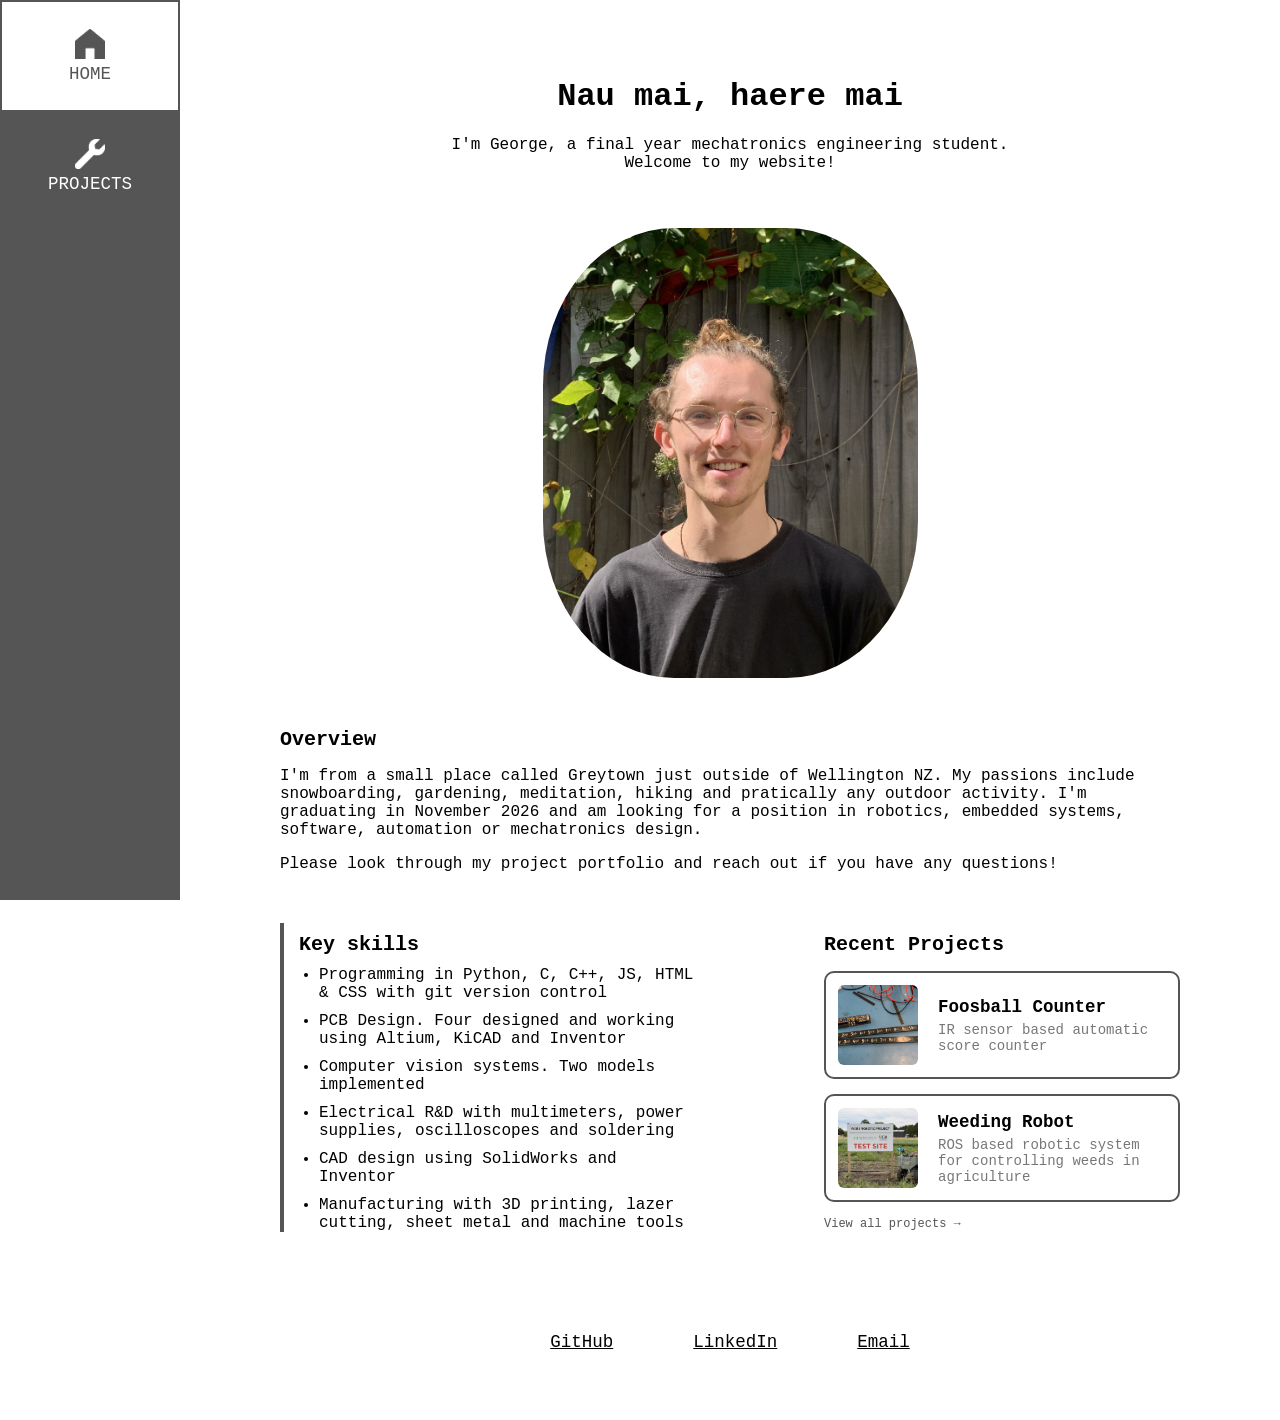
<file: index.html>
<!--
Author:     George Adams
Date:       27.02.2026
Message:    Why hello there! 
-->

<html>

<head>
    <title>George Adams</title>
    <link rel="stylesheet" href="styles.css">
    
</head>

<body>
    <nav class="sidebar">
        <a id="home_button" class="sidebar_button light">
            <img id="home_img" class="icons" src="Photos/Home dark.png" alt="Home icon">
            HOME</a>
        <a href="projects.html" id="projects_button" class="sidebar_button dark">
            <img id="projects_img" class="icons" src="Photos/Spanner white.png" alt="Spanner icon">
            PROJECTS</a>
        <!-- <a href="blog.html" id="blog_button" class="sidebar_button dark">
            <img id="blog_img" class="icons" src="Photos/Blog white.png" alt="Blog icon">
            BLOG</a> -->
    </nav>

    <main>
        
        <h1>Nau mai, haere mai</h1>
        <p>I'm George, a final year mechatronics engineering student. <br>Welcome to my website!</p>
        
        <img src="Photos/profile.jpg" alt="profile" class="profile_img"></div>
        
        
        <div class="home-section">
            <h2>Overview</h2>
            <p>I'm from a small place called Greytown just outside of Wellington NZ. My passions include snowboarding, gardening, meditation, hiking and
                pratically any outdoor activity. 
                I'm graduating in November 2026 and am looking for a position in robotics,
                embedded systems, software, automation or mechatronics design.
            </p>
            <p>Please look through my project portfolio and reach out if you have any questions!</p>

        </div>


        <div class="home-bottom">
            
            <div class="home_list">
                <h2>Key skills</h2>
                <ul>
                    <li>Programming in Python, C, C++, JS, HTML & CSS with git version control</li>
                    <li>PCB Design. Four designed and working using Altium, KiCAD and Inventor</li>
                    <li>Computer vision systems. Two models implemented</li>
                    <li>Electrical R&D with multimeters, power supplies, oscilloscopes and soldering</li>
                    <li>CAD design using SolidWorks and Inventor</li>
                    <li>Manufacturing with 3D printing, lazer cutting, sheet metal and machine tools</li>
                </ul>
            </div>
            
            <div class="home-projects">
                <h2 class="noBottomMargin">Recent Projects</h2>
                <a href="Projects/foosball.html" class="home-project-card">
                    <img src="Photos/foosball/cover.JPG" alt="Foosball Counter" class="home-project-img">
                    <div class="home-project-info">
                        <span class="home-project-title">Foosball Counter</span>
                        <span class="home-project-desc">IR sensor based automatic score counter</span>
                    </div>
                </a>
                <a href="Projects/wars.html" class="home-project-card">
                    <img src="Photos/wars/cover.jpg" alt="Foosball Counter" class="home-project-img">
                    <div class="home-project-info">
                        <span class="home-project-title">Weeding Robot</span>
                        <span class="home-project-desc">ROS based robotic system for controlling weeds in agriculture
                        </span>
                    </div>
                </a>
                <a href="projects.html" class="home-all-projects">View all projects →</a>
            </div>
            
        </div>
        
        
        <div class="home-links">
            <a href="https://github.com/" class="home-link" target="_blank">GitHub</a>
            <a href="https://linkedin.com/" class="home-link" target="_blank">LinkedIn</a>
            <a href="mailto:george@adams.net.nz" class="home-link">Email</a>

        </div>
        

    </main>

    <script src="script.js"></script>
</body>

</html>
</file>
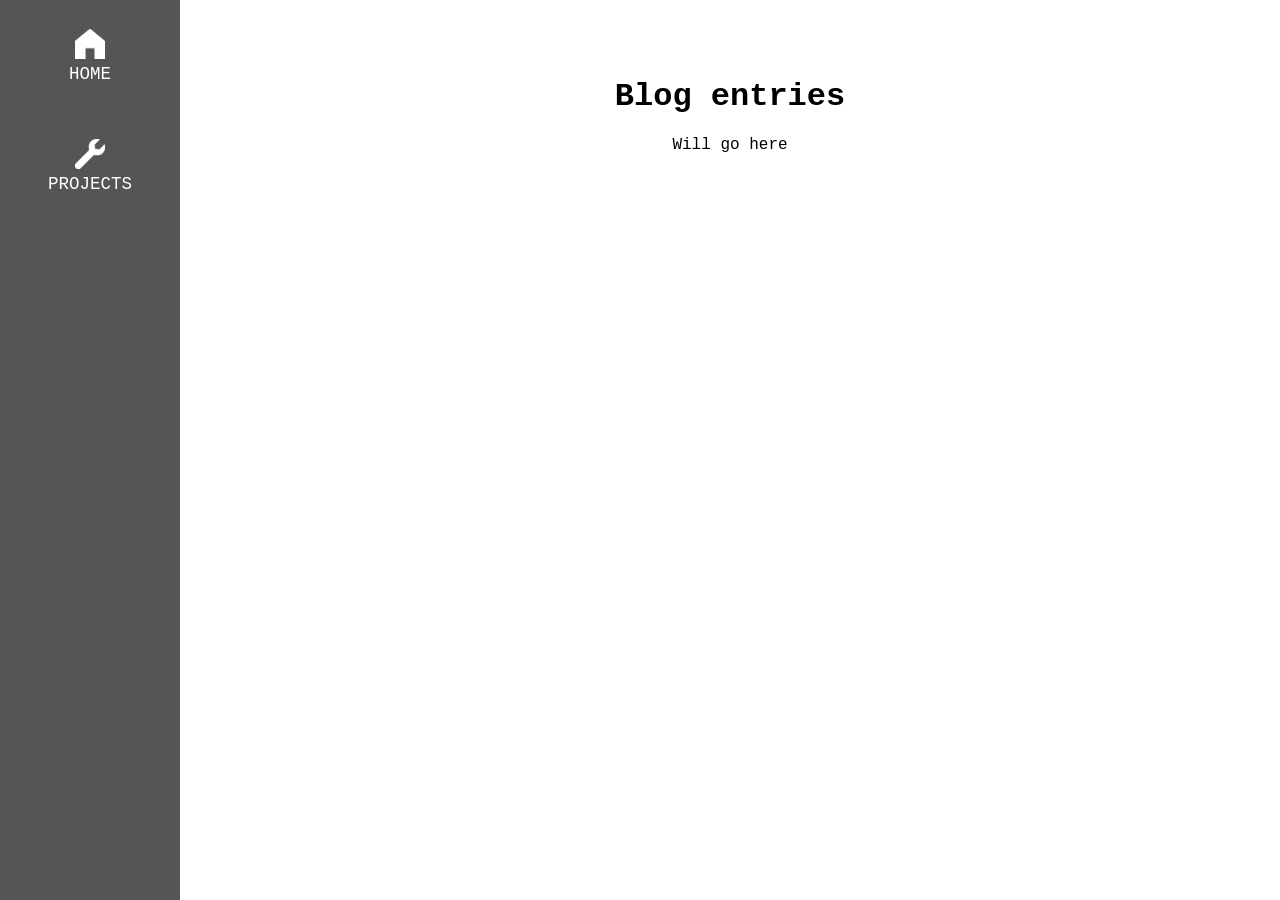
<file: blog.html>
<!--
Author:     George Adams
Date:       27.02.2026
Message:    Why hello there! 
-->

<html>

<head>
    <title>George Adams</title>
    <link rel="stylesheet" href="styles.css">
    
</head>

<body>
    <nav class="sidebar">
        <a href="index.html" id="home_button" class="sidebar_button dark">
            <img id="home_img" class="icons" src="Photos/Home white.png" alt="Home icon">
            HOME</a>
        <a href="projects.html" id="projects_button" class="sidebar_button dark">
            <img id="projects_img" class="icons" src="Photos/Spanner white.png" alt="Spanner icon">
            PROJECTS</a>
        <!-- <a id="blog_button" class="sidebar_button light">
            <img id="blog_img" class="icons" src="Photos/Blog dark.png" alt="Blog icon">
            BLOG</a> -->
    </nav>

    <main>
        <h1>Blog entries</h1>
        <p>Will go here</p></div>

    </main>

    <script src="script.js"></script>
</body>

</html>
</file>
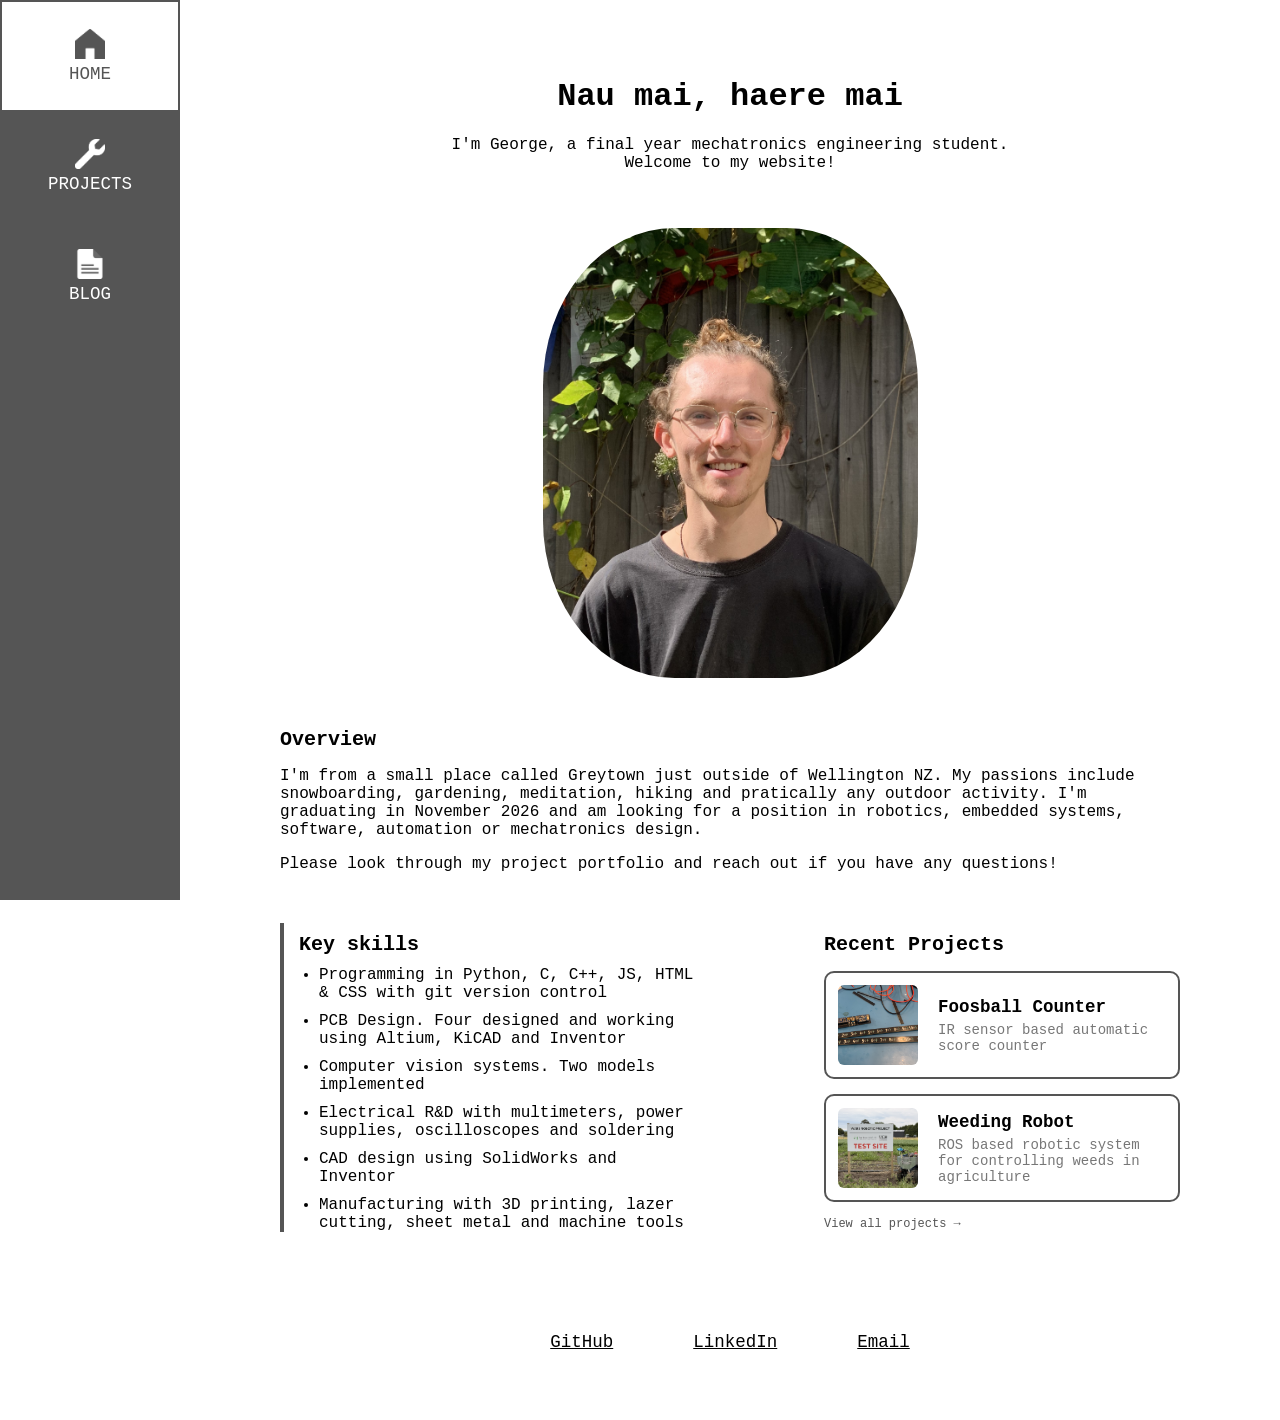
<file: home.html>
<!--
Author:     George Adams
Date:       27.02.2026
Message:    Why hello there! 
-->

<html>

<head>
    <title>George Adams</title>
    <link rel="stylesheet" href="styles.css">
    
</head>

<body>
    <nav class="sidebar">
        <a id="home_button" class="sidebar_button light">
            <img id="home_img" class="icons" src="Photos/Home dark.png" alt="Home icon">
            HOME</a>
        <a href="projects.html" id="projects_button" class="sidebar_button dark">
            <img id="projects_img" class="icons" src="Photos/Spanner white.png" alt="Spanner icon">
            PROJECTS</a>
        <a href="blog.html" id="blog_button" class="sidebar_button dark">
            <img id="blog_img" class="icons" src="Photos/Blog white.png" alt="Blog icon">
            BLOG</a>
    </nav>

    <main>
        
        <h1>Nau mai, haere mai</h1>
        <p>I'm George, a final year mechatronics engineering student. <br>Welcome to my website!</p>
        
        <img src="Photos/profile.jpg" alt="profile" class="profile_img"></div>
        
        
        <div class="home-section">
            <h2>Overview</h2>
            <p>I'm from a small place called Greytown just outside of Wellington NZ. My passions include snowboarding, gardening, meditation, hiking and
                pratically any outdoor activity. 
                I'm graduating in November 2026 and am looking for a position in robotics,
                embedded systems, software, automation or mechatronics design.
            </p>
            <p>Please look through my project portfolio and reach out if you have any questions!</p>

        </div>


        <div class="home-bottom">
            
            <div class="home_list">
                <h2>Key skills</h2>
                <ul>
                    <li>Programming in Python, C, C++, JS, HTML & CSS with git version control</li>
                    <li>PCB Design. Four designed and working using Altium, KiCAD and Inventor</li>
                    <li>Computer vision systems. Two models implemented</li>
                    <li>Electrical R&D with multimeters, power supplies, oscilloscopes and soldering</li>
                    <li>CAD design using SolidWorks and Inventor</li>
                    <li>Manufacturing with 3D printing, lazer cutting, sheet metal and machine tools</li>
                </ul>
            </div>
            
            <div class="home-projects">
                <h2 class="noBottomMargin">Recent Projects</h2>
                <a href="projects/foosball.html" class="home-project-card">
                    <img src="Photos/foosball/cover.JPG" alt="Foosball Counter" class="home-project-img">
                    <div class="home-project-info">
                        <span class="home-project-title">Foosball Counter</span>
                        <span class="home-project-desc">IR sensor based automatic score counter</span>
                    </div>
                </a>
                <a href="projects/wars.html" class="home-project-card">
                    <img src="Photos/wars/cover.jpg" alt="Foosball Counter" class="home-project-img">
                    <div class="home-project-info">
                        <span class="home-project-title">Weeding Robot</span>
                        <span class="home-project-desc">ROS based robotic system for controlling weeds in agriculture
                        </span>
                    </div>
                </a>
                <a href="projects.html" class="home-all-projects">View all projects →</a>
            </div>
            
        </div>
        
        
        <div class="home-links">
            <a href="https://github.com/" class="home-link" target="_blank">GitHub</a>
            <a href="https://linkedin.com/" class="home-link" target="_blank">LinkedIn</a>
            <a href="mailto:george@adams.net.nz" class="home-link">Email</a>

        </div>
        

    </main>

    <script src="script.js"></script>
</body>

</html>
</file>
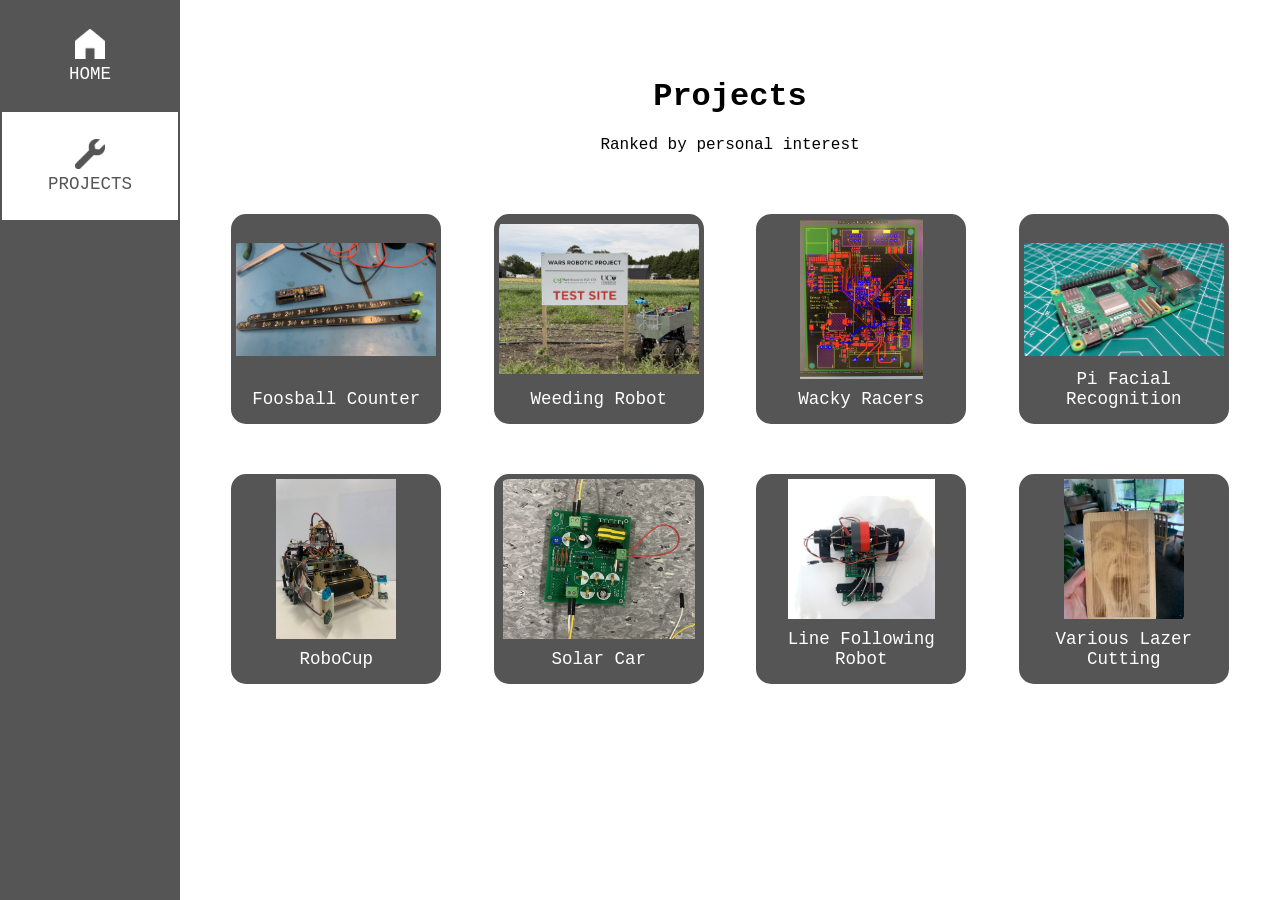
<file: projects.html>
<!--
Author:     George Adams
Date:       27.02.2026
Message:    Why hello there! 
-->

<html>

<head>
    <title>George Adams</title>
    <link rel="stylesheet" href="styles.css">
    
</head>

<body>
    <nav class="sidebar">
        <a href="index.html" id="home_button" class="sidebar_button dark">
            <img id="home_img" class="icons" src="Photos/Home white.png" alt="Home icon">
            HOME</a>
        <a id="projects_button" class="sidebar_button light">
            <img id="projects_img" class="icons" src="Photos/Spanner dark.png" alt="Spanner icon">
            PROJECTS</a>
        <!-- <a href="blog.html" id="blog_button" class="sidebar_button dark">
            <img id="blog_img" class="icons" src="Photos/Blog white.png" alt="Blog icon">
            BLOG</a> -->
    </nav>

    <main>
        
        <h1>Projects</h1>
        <p class="bottomMargin">Ranked by personal interest</p>
        <div class="grid">
            <a href="Projects/foosball.html" id="foosball" class="project_button">
                <img class="img" src="Photos/foosball/cover.JPG" alt="foosball_cover">
                <span class="label">Foosball Counter</span>
            </a>

            <a href="Projects/wars.html" id="wars" class="project_button">
                <img class="img" src="Photos/wars/cover.jpg" alt="example_cover">
                <span class="label">Weeding Robot</span>
            </a>

            <a href="Projects/wacky.html" id="wacky" class="project_button">
                <img class="img" src="Photos/wacky/cover.jpg" alt="example_cover">
                <span class="label">Wacky Racers</span>
            </a>

            <a href="Projects/facial.html" id="facial" class="project_button">
                <img class="img" src="Photos/facial/cover.jpg" alt="example_cover">
                <span class="label">Pi Facial Recognition</span>
            </a>

            <a href="Projects/robocup.html" id="robocup" class="project_button">
                <img class="img" src="Photos/robocup/cover.jpg" alt="example_cover">
                <span class="label">RoboCup</span>
            </a>

            <a href="Projects/solar.html" id="solar" class="project_button">
                <img class="img" src="Photos/solar/Cover.jpg" alt="example_cover">
                <span class="label">Solar Car</span>
            </a>

            <a href="Projects/line.html" id="line" class="project_button">
                <img class="img" src="Photos/line/cover.jpg" alt="example_cover">
                <span class="label">Line Following Robot</span>
            </a>

            <a href="Projects/cutting.html" id="lazer" class="project_button">
                <img class="img" src="Photos/lazer/cover.jpg" alt="example_cover">
                <span class="label">Various Lazer Cutting</span>
            </a>

            <!-- <a href="Projects/stepcounter.html" id="stepcounter" class="project_button">
                <img class="img" src="Photos/lazer/cover.jpg" alt="example_cover">
                <span class="label">Step Counter</span>
            </a>

            <a href="Projects/figma.html" id="figma" class="project_button">
                <img class="img" src="Photos/lazer/cover.jpg" alt="example_cover">
                <span class="label">Demo App</span>
            </a> -->
    </main>

    <script src="script.js"></script>
</body>

</html>
</file>
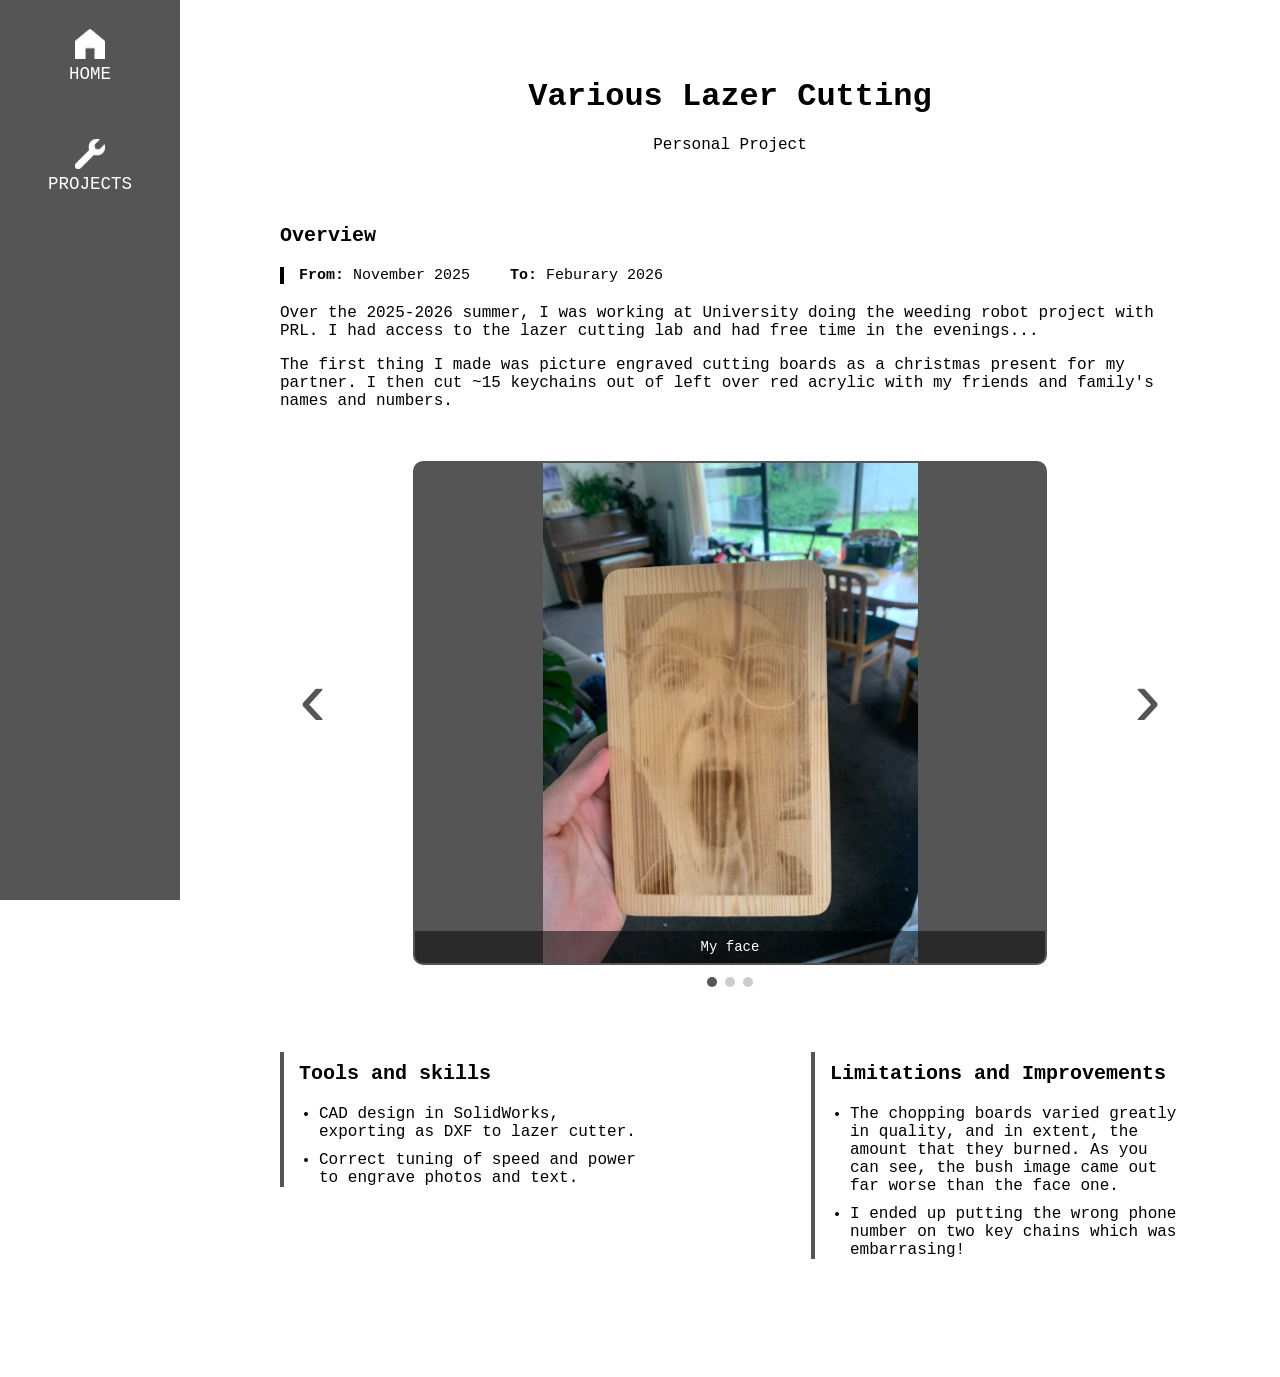
<file: Projects/cutting.html>
<!--
Author:     George Adams
Date:       27.02.2026
Message:    Why hello there! 
-->

<html>

<head>
    <title>George Adams</title>
    <link rel="stylesheet" href="../styles.css">
    
</head>

<body>
    <nav class="sidebar">
        <a href="../index.html" id="home_button" class="sidebar_button dark">
            <img id="home_img" class="icons" src="../Photos/Home white.png" alt="Home icon">
            HOME</a>
        <a href="../projects.html" id="projects_button" class="sidebar_button dark">
            <img id="projects_img" class="icons" src="../Photos/Spanner white.png" alt="Spanner icon">
            PROJECTS</a>
        <!-- <a href="../blog.html" id="blog_button" class="sidebar_button dark">
            <img id="blog_img" class="icons" src="../Photos/Blog white.png" alt="Blog icon">
            BLOG</a> -->
    </nav>

    <main>
        <h1>Various Lazer Cutting</h1>
        <p class="bottomMargin">Personal Project</p>

        <div class="project-entry">

            

            <div class="project-overview">
                <div class="project-text">
                    
                    <h2>Overview</h2>
                    <div class="project-dates">
                        <span><strong>From:</strong> November 2025</span>
                        <span><strong>To:</strong> Feburary 2026</span>
                    </div>
                    <p>Over the 2025-2026 summer, I was working at University doing the weeding robot project with PRL.
                        I had access to the lazer cutting lab and had free time in the evenings...
                    </p>
                    <p>The first thing I made was picture engraved cutting boards as a christmas present for my partner.
                        I then cut ~15 keychains out of left over red acrylic with my friends and family's names and numbers.
                    </p>

                </div> 
            </div>
            
            <div class="carousel">
                <button class="carousel-arrow left" onclick="moveCarousel(-1)">&#8249;</button>
                <button class="carousel-arrow right" onclick="moveCarousel(1)">&#8250;</button>

                <div class="carousel-window">
                    <div class="carousel-track" id="carousel-track">
                        <img src="../Photos/lazer/cover.jpg" alt="Image 1" class="carousel-img" data-caption="My face">
                        <img src="../Photos/lazer/img2.jpg" alt="Image 2" class="carousel-img" data-caption="Bush in the Ruahine ranges">
                        <img src="../Photos/lazer/img3.JPG" alt="Image 3" class="carousel-img" data-caption="Keychains">                    
                    </div>
                
                    <div class="carousel-caption" id="carousel-caption"></div>
                    
                </div>

                

                <div class="carousel-dots" id="carousel-dots"></div>
            </div>

            <div class="home-bottom">
                <div class="list">
                    <h2 class="smallMargin">Tools and skills</h2>
                    <ul>
                        <li>CAD design in SolidWorks, exporting as DXF to lazer cutter.</li>
                        <li>Correct tuning of speed and power to engrave photos and text.</li>
                    </ul>
                </div>

                <div class="list">
                    <h2 class="smallMargin">Limitations and Improvements</h2>
                    <ul>
                        <li>The chopping boards varied greatly in quality, and in extent, the amount that they burned. As you can
                            see, the bush image came out far worse than the face one.
                        </li>
                        <li>I ended up putting the wrong phone number on two key chains which was embarrasing!</li>
                
                    </ul>
                </div>
            </div>
        </div>
    </main>

    <script src="../script.js"></script>
</body>

</html>
</file>
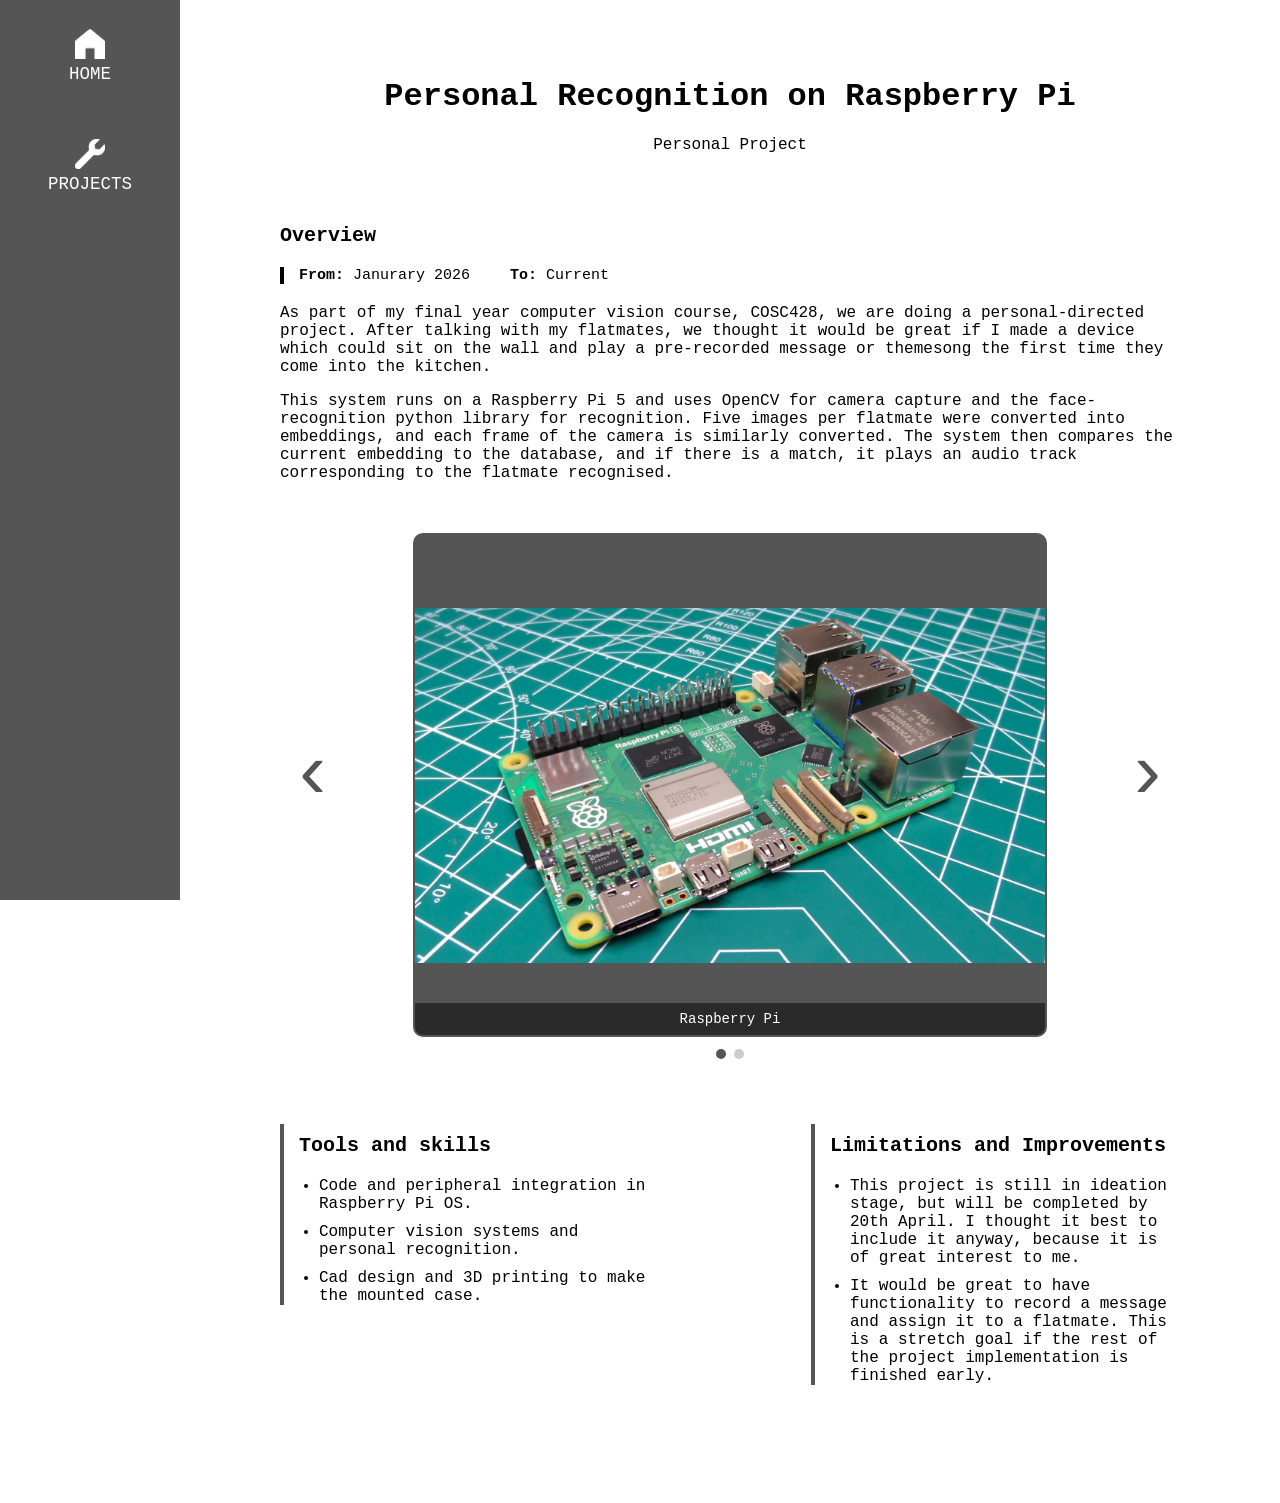
<file: Projects/facial.html>
<!--
Author:     George Adams
Date:       27.02.2026
Message:    Why hello there! 
-->

<html>

<head>
    <title>George Adams</title>
    <link rel="stylesheet" href="../styles.css">
    
</head>

<body>
    <nav class="sidebar">
        <a href="../index.html" id="home_button" class="sidebar_button dark">
            <img id="home_img" class="icons" src="../Photos/Home white.png" alt="Home icon">
            HOME</a>
        <a href="../projects.html" id="projects_button" class="sidebar_button dark">
            <img id="projects_img" class="icons" src="../Photos/Spanner white.png" alt="Spanner icon">
            PROJECTS</a>
        <!-- <a href="../blog.html" id="blog_button" class="sidebar_button dark">
            <img id="blog_img" class="icons" src="../Photos/Blog white.png" alt="Blog icon">
            BLOG</a> -->
    </nav>

    <main>
        <h1>Personal Recognition on Raspberry Pi</h1>
        <p class="bottomMargin">Personal Project</p>

        <div class="project-entry">

            

            <div class="project-overview">
                <div class="project-text">
                    
                    <h2>Overview</h2>
                    <div class="project-dates">
                        <span><strong>From:</strong> Janurary 2026</span>
                        <span><strong>To:</strong> Current</span>
                    </div>
                    <p>As part of my final year computer vision course, COSC428, we are doing a personal-directed project.
                        After talking with my flatmates, we thought it would be great if I made a device which could sit 
                        on the wall and play a pre-recorded message or themesong the first time they come into the kitchen.
                    </p>
                    <p>This system runs on a Raspberry Pi 5 and uses OpenCV for camera capture and the face-recognition
                        python library for recognition. Five images per flatmate were converted into embeddings, and each frame
                        of the camera is similarly converted. The system then compares the current embedding to the database,
                        and if there is a match, it plays an audio track corresponding to the flatmate recognised.
                    </p>
                </div> 
            </div>
            
            <div class="carousel">
                <button class="carousel-arrow left" onclick="moveCarousel(-1)">&#8249;</button>
                <button class="carousel-arrow right" onclick="moveCarousel(1)">&#8250;</button>

                <div class="carousel-window">
                    <div class="carousel-track" id="carousel-track">
                        <img src="../Photos/facial/img1.jpg" alt="Image 1" class="carousel-img" data-caption="Raspberry Pi">
                        <img src="../Photos/facial/img2.png" alt="Image 2" class="carousel-img" data-caption="System architecture">
                    </div>
                
                    <div class="carousel-caption" id="carousel-caption"></div>
                    
                </div>

                

                <div class="carousel-dots" id="carousel-dots"></div>
            </div>

            <div class="home-bottom">
                <div class="list">
                    <h2 class="smallMargin">Tools and skills</h2>
                    <ul>
                        <li>Code and peripheral integration in Raspberry Pi OS.</li>
                        <li>Computer vision systems and personal recognition.</li>
                        <li>Cad design and 3D printing to make the mounted case.</li>
                    </ul>
                </div>

                <div class="list">
                    <h2 class="smallMargin">Limitations and Improvements</h2>
                    <ul>
                        <li>This project is still in ideation stage, but will be completed by 20th April.
                            I thought it best to include it anyway, because it is of great interest to me.
                        </li>
                        <li>It would be great to have functionality to record a message and assign it
                            to a flatmate. This is a stretch goal if the rest of the project implementation
                            is finished early.
                        </li>
                    </ul>
                </div>
            </div>

            

        </div>
    </main>

    <script src="../script.js"></script>
</body>

</html>
</file>
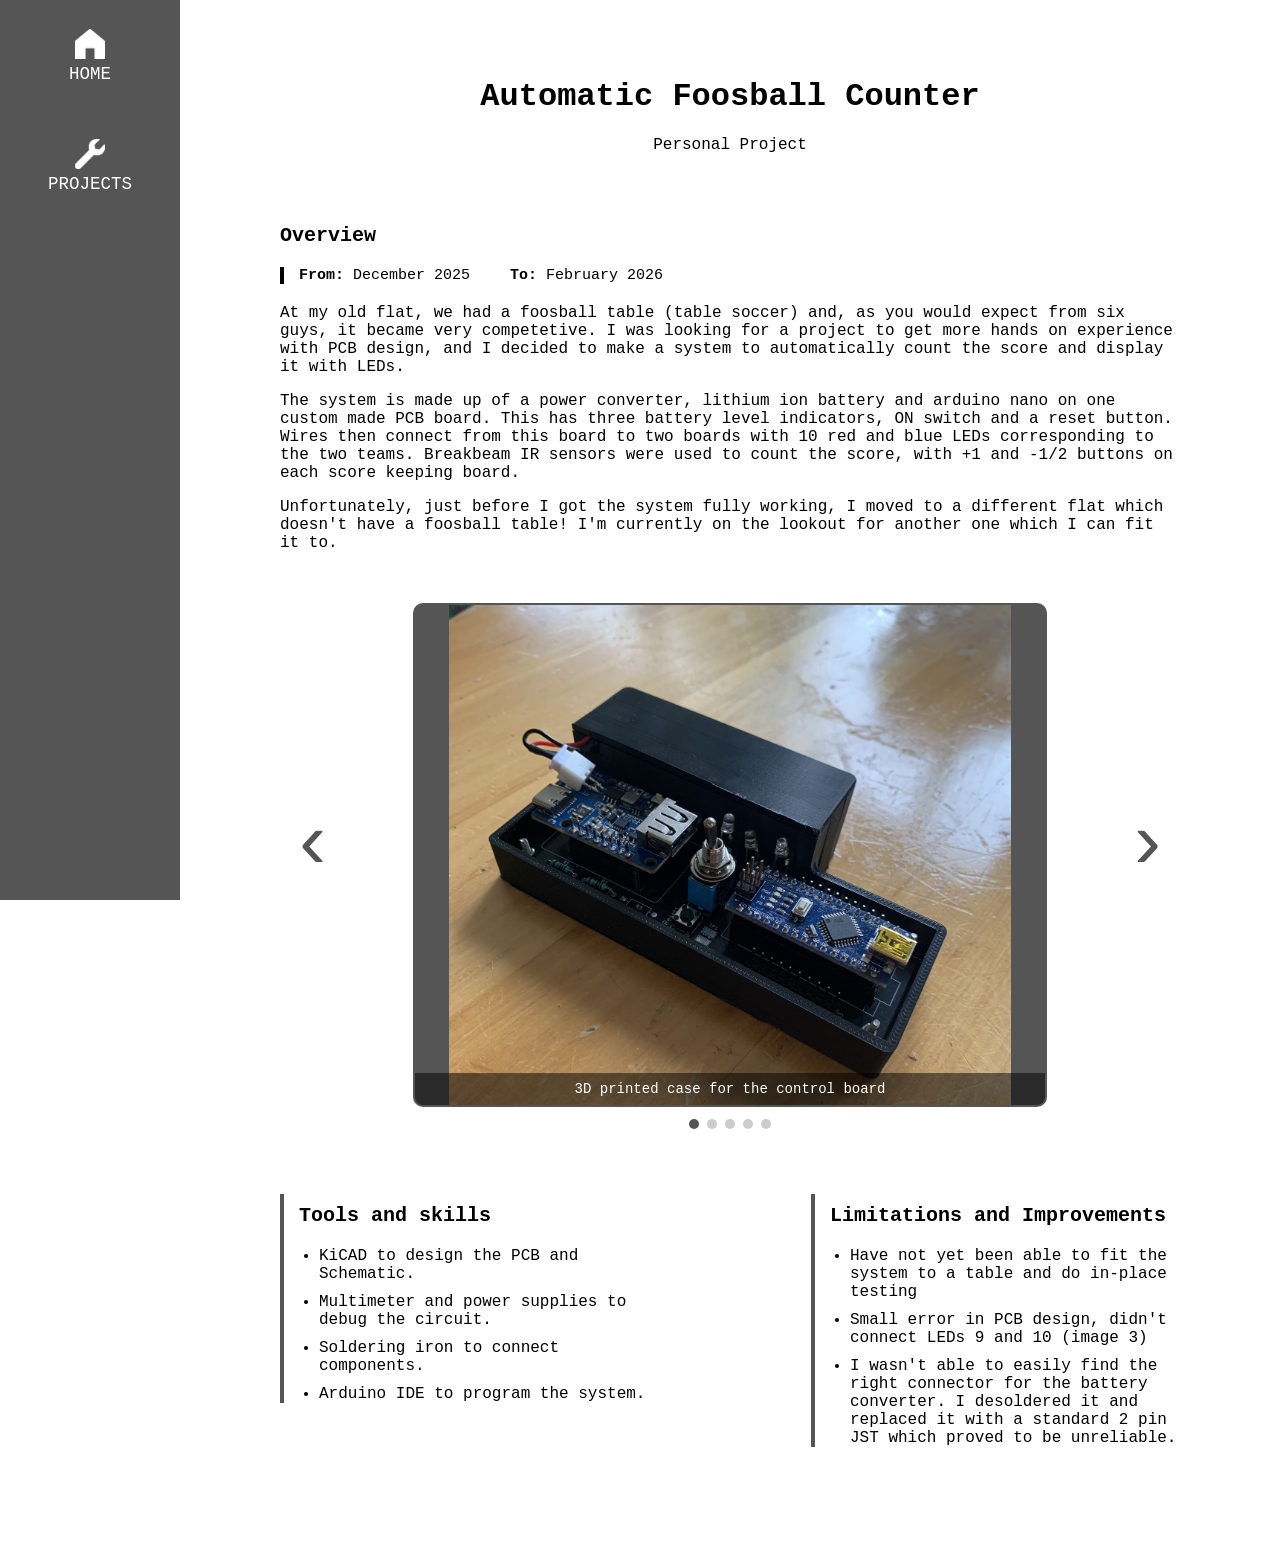
<file: Projects/foosball.html>
<!--
Author:     George Adams
Date:       27.02.2026
Message:    Why hello there! 
-->

<html>

<head>
    <title>George Adams</title>
    <link rel="stylesheet" href="../styles.css">
    
</head>

<body>
    <nav class="sidebar">
        <a href="../index.html" id="home_button" class="sidebar_button dark">
            <img id="home_img" class="icons" src="../Photos/Home white.png" alt="Home icon">
            HOME</a>
        <a href="../projects.html" id="projects_button" class="sidebar_button dark">
            <img id="projects_img" class="icons" src="../Photos/Spanner white.png" alt="Spanner icon">
            PROJECTS</a>
        <!-- <a href="../blog.html" id="blog_button" class="sidebar_button dark">
            <img id="blog_img" class="icons" src="../Photos/Blog white.png" alt="Blog icon">
            BLOG</a> -->
    </nav>

    <main>
        <h1>Automatic Foosball Counter</h1>
        <p class="bottomMargin">Personal Project</p>

        <div class="project-entry">

            

            <div class="project-overview">
                <div class="project-text">
                    
                    <h2>Overview</h2>
                    <div class="project-dates">
                        <span><strong>From:</strong> December 2025</span>
                        <span><strong>To:</strong> February 2026</span>
                    </div>
                    <p>At my old flat, we had a foosball table (table soccer) and, as you would expect from six guys, 
                        it became very competetive. I was looking for a project to get more hands on experience with
                        PCB design, and I decided to make a system to automatically count the score and display it with
                        LEDs.
                    </p>
                    <p>The system is made up of a power converter, lithium ion battery and arduino nano on one custom
                        made PCB board. This has three battery level indicators, ON switch and a reset button. 
                        Wires then connect from this board to two boards with 10 red and blue LEDs
                        corresponding to the two teams. Breakbeam IR sensors were used to count the score, with +1 and -1/2
                        buttons on each score keeping board.
                    </p>
                    <p>Unfortunately, just before I got the system fully working, 
                        I moved to a different flat which doesn't have a foosball table! I'm currently on
                        the lookout for another one which I can fit it to.
                    </p>
                </div> 
            </div>
            
            <div class="carousel">
                <button class="carousel-arrow left" onclick="moveCarousel(-1)">&#8249;</button>
                <button class="carousel-arrow right" onclick="moveCarousel(1)">&#8250;</button>

                <div class="carousel-window">
                    <div class="carousel-track" id="carousel-track">
                        <img src="../Photos/foosball/img1.jpg" alt="Image 1" class="carousel-img" data-caption="3D printed case for the control board">
                        <img src="../Photos/foosball/img2.jpg" alt="Image 2" class="carousel-img" data-caption="Score board connected and working">
                        <img src="../Photos/foosball/img3.jpg" alt="Image 3" class="carousel-img" data-caption="IR sensors counting score">
                        <img src="../Photos/foosball/img4.jpg" alt="Image 4" class="carousel-img" data-caption="PCB rework!">
                        <img src="../Photos/foosball/img5.JPG" alt="Image 5" class="carousel-img" data-caption="Desinging on KiCAD">
                        
                    </div>
                
                    <div class="carousel-caption" id="carousel-caption"></div>
                    
                </div>

                

                <div class="carousel-dots" id="carousel-dots"></div>
            </div>

            <div class="home-bottom">
                <div class="list">
                    <h2 class="smallMargin">Tools and skills</h2>
                    <ul>
                        <li>KiCAD to design the PCB and Schematic. </li>
                        <li>Multimeter and power supplies to debug the circuit.</li>
                        <li>Soldering iron to connect components.</li>
                        <li>Arduino IDE to program the system.</li>
                    </ul>
                </div>

                <div class="list">
                    <h2 class="smallMargin">Limitations and Improvements</h2>
                    <ul>
                        <li>Have not yet been able to fit the system to a table and do in-place testing</li>
                        <li>Small error in PCB design, didn't connect LEDs 9 and 10 (image 3)</li>
                        <li>I wasn't able to easily find the right connector for the battery converter.
                         I desoldered it and replaced it with a standard 2 pin JST which proved to be unreliable.
                        </li>
                    </ul>
                </div>
            </div>

            

        </div>
    </main>

    <script src="../script.js"></script>
</body>

</html>
</file>
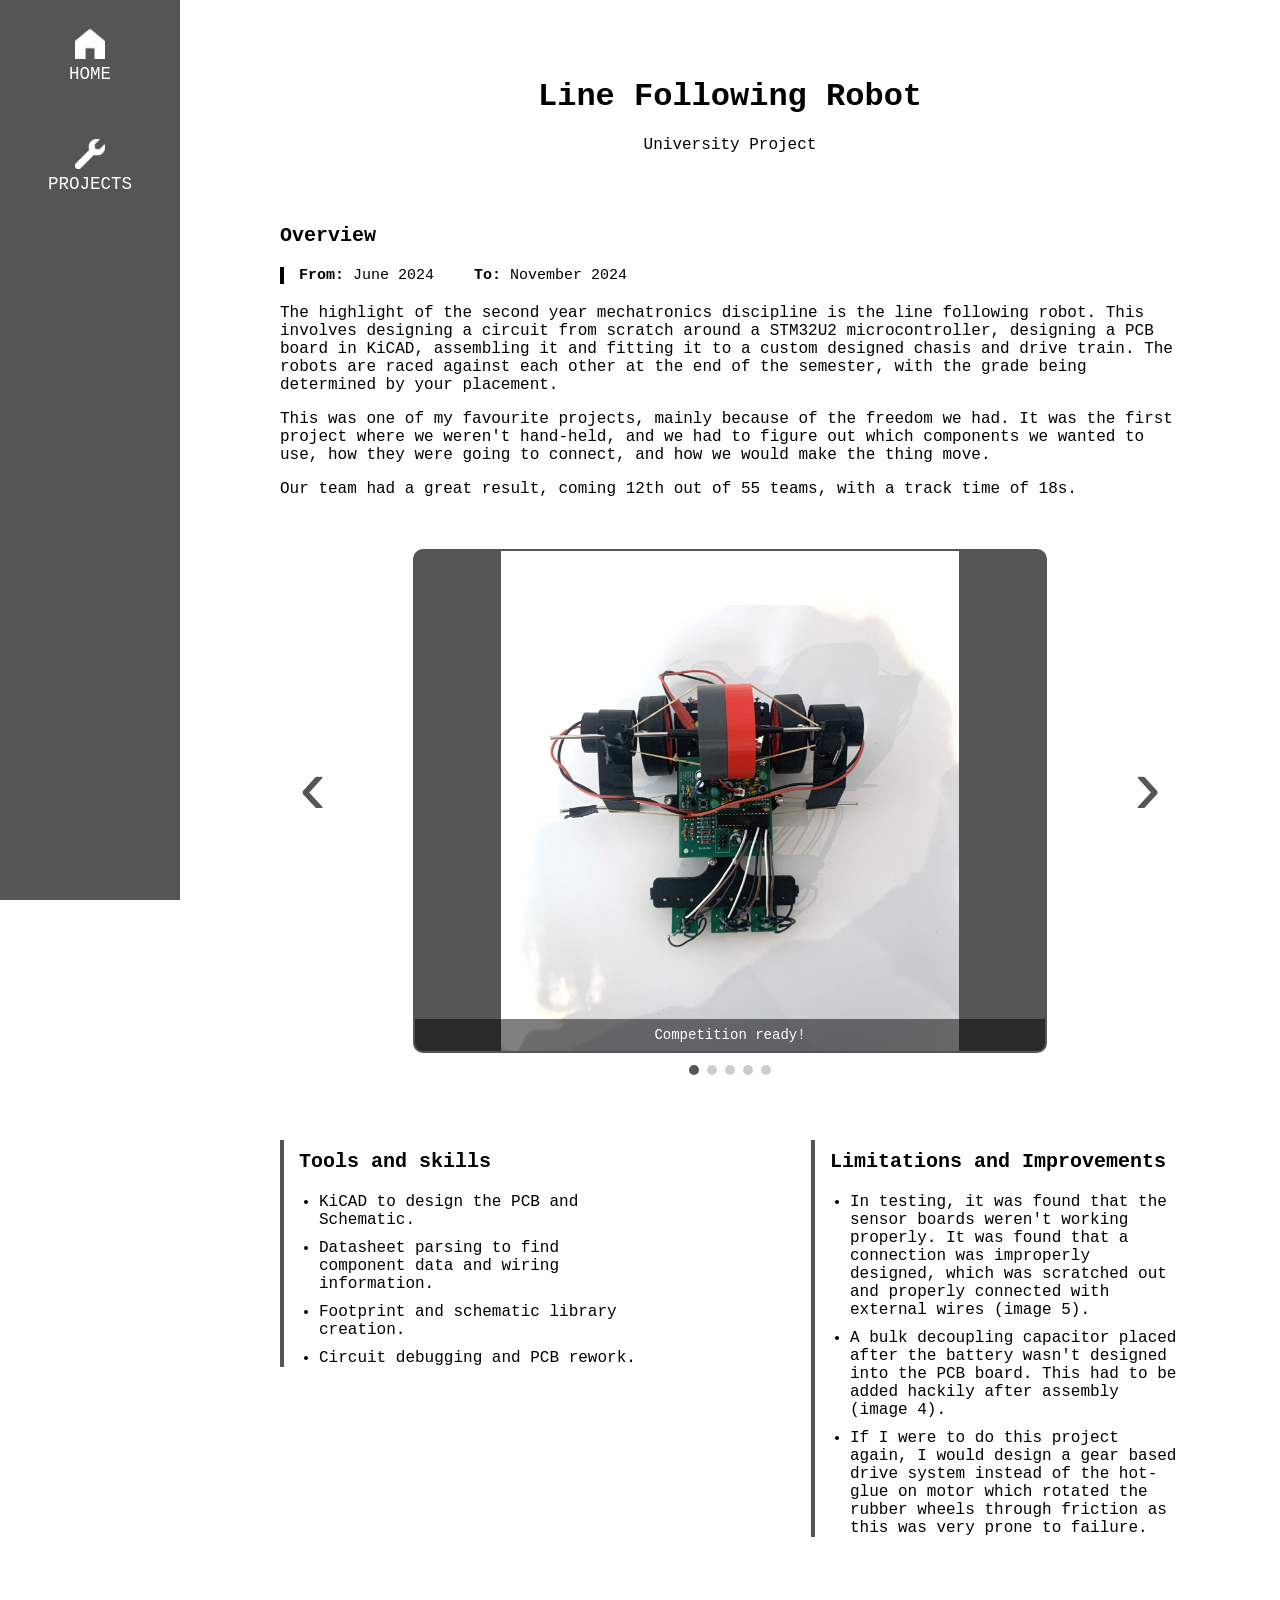
<file: Projects/line.html>
<!--
Author:     George Adams
Date:       27.02.2026
Message:    Why hello there! 
-->

<html>

<head>
    <title>George Adams</title>
    <link rel="stylesheet" href="../styles.css">
    
</head>

<body>
    <nav class="sidebar">
        <a href="../index.html" id="home_button" class="sidebar_button dark">
            <img id="home_img" class="icons" src="../Photos/Home white.png" alt="Home icon">
            HOME</a>
        <a href="../projects.html" id="projects_button" class="sidebar_button dark">
            <img id="projects_img" class="icons" src="../Photos/Spanner white.png" alt="Spanner icon">
            PROJECTS</a>
        <!-- <a href="../blog.html" id="blog_button" class="sidebar_button dark">
            <img id="blog_img" class="icons" src="../Photos/Blog white.png" alt="Blog icon">
            BLOG</a> -->
    </nav>

    <main>
        <h1>Line Following Robot</h1>
        <p class="bottomMargin">University Project</p>

        <div class="project-entry">

            <div class="project-overview">
                <div class="project-text">
                    
                    <h2>Overview</h2>
                    <div class="project-dates">
                        <span><strong>From:</strong> June 2024</span>
                        <span><strong>To:</strong> November 2024</span>
                    </div>
                    <p>The highlight of the second year mechatronics discipline is the line following robot. This involves
                        designing a circuit from scratch around a STM32U2 microcontroller, designing a PCB board in KiCAD,
                        assembling it and fitting it to a custom designed chasis and drive train. The robots are raced
                        against each other at the end of the semester, with the grade being determined by your placement.
                    </p>
                    <p>This was one of my favourite projects, mainly because of the freedom we had. It was the first project
                        where we weren't hand-held, and we had to figure out which components we wanted to use, how they
                        were going to connect, and how we would make the thing move.
                    </p>
                    <p>Our team had a great result, coming 12th out of 55 teams, with a track time of 18s.
                    </p>
                </div> 
            </div>
            
            <div class="carousel">
                <button class="carousel-arrow left" onclick="moveCarousel(-1)">&#8249;</button>
                <button class="carousel-arrow right" onclick="moveCarousel(1)">&#8250;</button>

                <div class="carousel-window">
                    <div class="carousel-track" id="carousel-track">
                        <img src="../Photos/line/cover.jpg" alt="Image 5" class="carousel-img" data-caption="Competition ready!">
                        <img src="../Photos/line/img2.png" alt="Image 1" class="carousel-img" data-caption="Disasembled working system">
                        <img src="../Photos/line/img3.png" alt="Image 2" class="carousel-img" data-caption="Track testing">
                        <img src="../Photos/line/img4.JPG" alt="Image 3" class="carousel-img" data-caption="Bulk decouping cap added ">
                        <img src="../Photos/line/img5.jpg" alt="Image 4" class="carousel-img" data-caption="Sensor PCB rework">
                    </div>
                
                    <div class="carousel-caption" id="carousel-caption"></div>
                    
                </div>

                

                <div class="carousel-dots" id="carousel-dots"></div>
            </div>

            <div class="home-bottom">
                <div class="list">
                    <h2 class="smallMargin">Tools and skills</h2>
                    <ul>
                        <li>KiCAD to design the PCB and Schematic.</li>
                        <li>Datasheet parsing to find component data and wiring information.</li>
                        <li>Footprint and schematic library creation.</li>
                        <li>Circuit debugging and PCB rework.</li>
                    </ul>
                </div>

                <div class="list">
                    <h2 class="smallMargin">Limitations and Improvements</h2>
                    <ul>
                        <li>In testing, it was found that the sensor boards weren't working properly. It was found
                            that a connection was improperly designed, which was scratched out and properly connected
                            with external wires (image 5).
                        </li>
                        <li>A bulk decoupling capacitor placed after the battery wasn't designed into the PCB board.
                            This had to be added hackily after assembly (image 4).
                        </li>
                        <li>If I were to do this project again, I would design a gear based drive system instead of
                            the hot-glue on motor which rotated the rubber wheels through friction as this was very
                            prone to failure.
                        </li>
                    </ul>
                </div>
            </div>

            

        </div>
    </main>

    <script src="../script.js"></script>
</body>

</html>
</file>
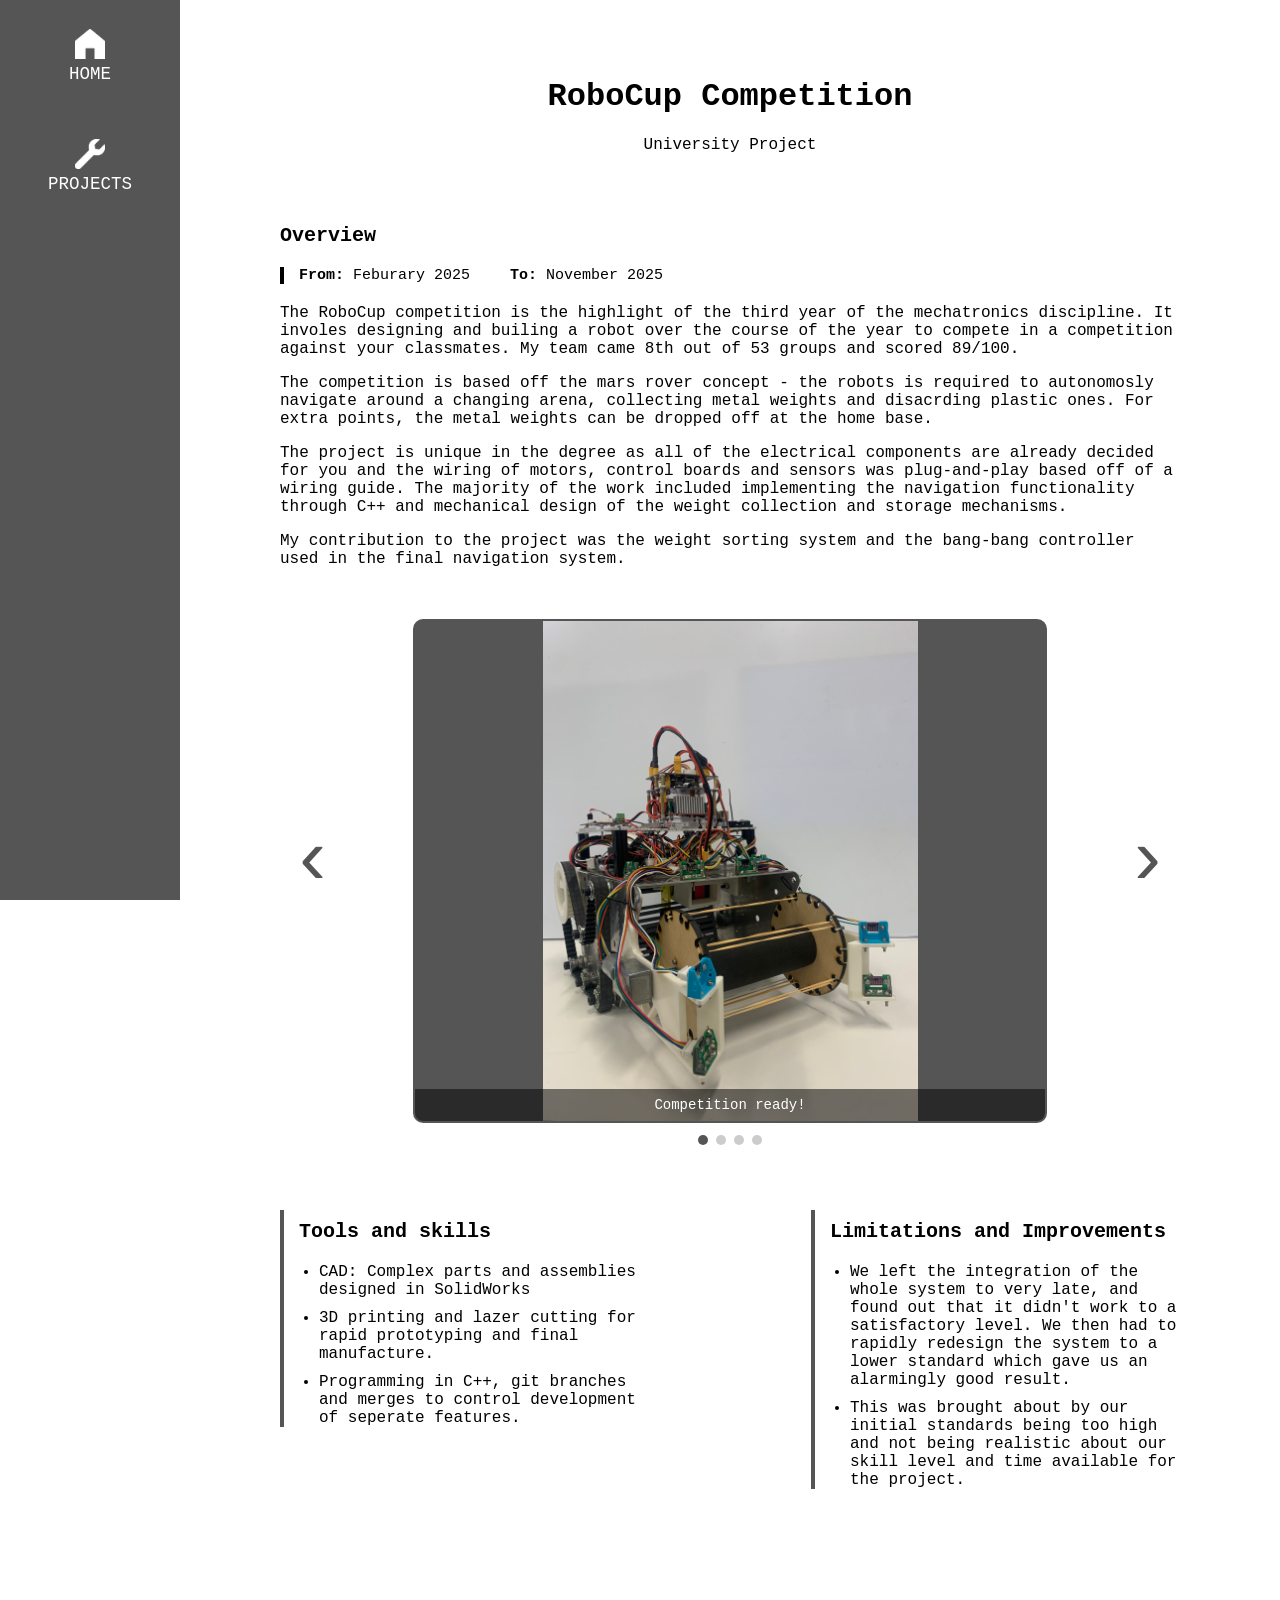
<file: Projects/robocup.html>
<!--
Author:     George Adams
Date:       27.02.2026
Message:    Why hello there! 
-->

<html>

<head>
    <title>George Adams</title>
    <link rel="stylesheet" href="../styles.css">
    
</head>

<body>
    <nav class="sidebar">
        <a href="../index.html" id="home_button" class="sidebar_button dark">
            <img id="home_img" class="icons" src="../Photos/Home white.png" alt="Home icon">
            HOME</a>
        <a href="../projects.html" id="projects_button" class="sidebar_button dark">
            <img id="projects_img" class="icons" src="../Photos/Spanner white.png" alt="Spanner icon">
            PROJECTS</a>
        <!-- <a href="../blog.html" id="blog_button" class="sidebar_button dark">
            <img id="blog_img" class="icons" src="../Photos/Blog white.png" alt="Blog icon">
            BLOG</a> -->
    </nav>

    <main>
        <h1>RoboCup Competition</h1>
        <p class="bottomMargin">University Project</p>

        <div class="project-entry">

            

            <div class="project-overview">
                <div class="project-text">
                    
                    <h2>Overview</h2>
                    <div class="project-dates">
                        <span><strong>From:</strong> Feburary 2025</span>
                        <span><strong>To:</strong> November 2025</span>
                    </div>
                    <p>The RoboCup competition is the highlight of the third year of the mechatronics discipline. It involes
                        designing and builing a robot over the course of the year to compete in a competition against your
                        classmates. My team came 8th out of 53 groups and scored 89/100.
                    </p>
                    <p>The competition is based off the mars rover concept - the robots is required to autonomosly navigate around a
                        changing arena, collecting metal weights and disacrding plastic ones. For extra points, the metal
                        weights can be dropped off at the home base.
                    </p>
                    <p>The project is unique in the degree as all of the electrical components are already decided for you and the
                        wiring of motors, control boards and sensors was plug-and-play based off of a wiring guide. The majority
                        of the work included implementing the navigation functionality through C++ and mechanical design of the weight
                        collection and storage mechanisms.
                    </p>
                    <p>My contribution to the project was the weight sorting system and the bang-bang controller used in the
                        final navigation system.
                    </p>
                </div> 
            </div>
            
            <div class="carousel">
                <button class="carousel-arrow left" onclick="moveCarousel(-1)">&#8249;</button>
                <button class="carousel-arrow right" onclick="moveCarousel(1)">&#8250;</button>

                <div class="carousel-window">
                    <div class="carousel-track" id="carousel-track">
                        <img src="../Photos/robocup/cover.jpg" alt="Image 1" class="carousel-img" data-caption="Competition ready!">
                        <img src="../Photos/robocup/img2.jpg" alt="Image 2" class="carousel-img" data-caption="Weight sorting system">
                        <img src="../Photos/robocup/img3.jpg" alt="Image 3" class="carousel-img" data-caption="Robot in development">
                        <img src="../Photos/robocup/img4.jpg" alt="Image 4" class="carousel-img" data-caption="Navigating in the arena">
                        
                        
                    </div>
                
                    <div class="carousel-caption" id="carousel-caption"></div>
                    
                </div>

                

                <div class="carousel-dots" id="carousel-dots"></div>
            </div>

            <div class="home-bottom">
                <div class="list">
                    <h2 class="smallMargin">Tools and skills</h2>
                    <ul>
                        <li>CAD: Complex parts and assemblies designed in SolidWorks</li>
                        <li>3D printing and lazer cutting for rapid prototyping and final manufacture.</li>
                        <li>Programming in C++, git branches and merges to control development of seperate features.</li>
                    </ul>
                </div>

                <div class="list">
                    <h2 class="smallMargin">Limitations and Improvements</h2>
                    <ul>
                        <li>We left the integration of the whole system to very late, and found out that it didn't work to
                            a satisfactory level. We then had to rapidly redesign the system to a lower standard which
                            gave us an alarmingly good result.
                        </li>
                        <li>This was brought about by our initial standards being too high and not being realistic about
                            our skill level and time available for the project.
                        </li>
                    </ul>
                </div>
            </div>

            

        </div>
    </main>

    <script src="../script.js"></script>
</body>

</html>
</file>
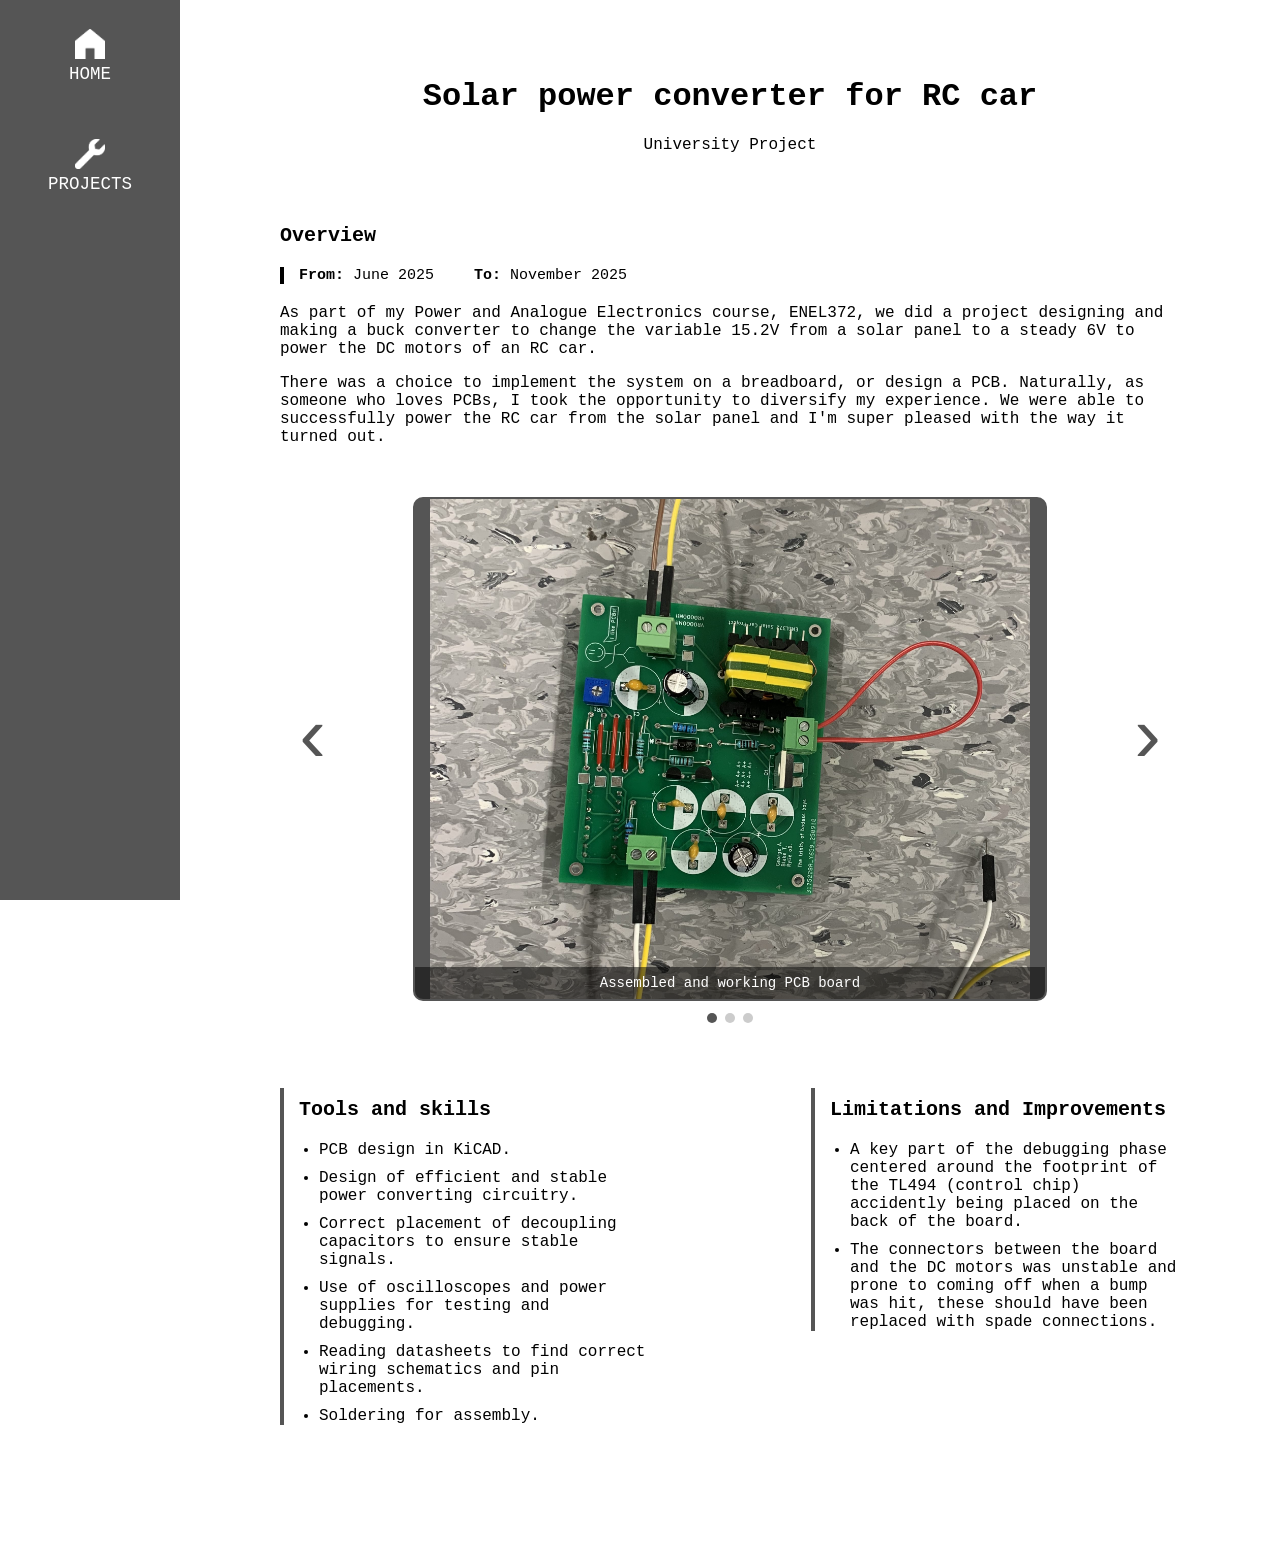
<file: Projects/solar.html>
<!--
Author:     George Adams
Date:       27.02.2026
Message:    Why hello there! 
-->

<html>

<head>
    <title>George Adams</title>
    <link rel="stylesheet" href="../styles.css">
    
</head>

<body>
    <nav class="sidebar">
        <a href="../index.html" id="home_button" class="sidebar_button dark">
            <img id="home_img" class="icons" src="../Photos/Home white.png" alt="Home icon">
            HOME</a>
        <a href="../projects.html" id="projects_button" class="sidebar_button dark">
            <img id="projects_img" class="icons" src="../Photos/Spanner white.png" alt="Spanner icon">
            PROJECTS</a>
        <!-- <a href="../blog.html" id="blog_button" class="sidebar_button dark">
            <img id="blog_img" class="icons" src="../Photos/Blog white.png" alt="Blog icon">
            BLOG</a> -->
    </nav>

    <main>
        <h1>Solar power converter for RC car</h1>
        <p class="bottomMargin">University Project</p>

        <div class="project-entry">

            

            <div class="project-overview">
                <div class="project-text">
                    
                    <h2>Overview</h2>
                    <div class="project-dates">
                        <span><strong>From:</strong> June 2025</span>
                        <span><strong>To:</strong> November 2025</span>
                    </div>
                    <p>As part of my Power and Analogue Electronics course, ENEL372, we did a project designing and making a 
                        buck converter to change the variable 15.2V from a solar panel to a steady 6V to power
                        the DC motors of an RC car.
                    </p>
                    <p>There was a choice to implement the system on a breadboard, or design a PCB. Naturally, as someone who
                        loves PCBs, I took the opportunity to diversify my experience. We were able to successfully power
                        the RC car from the solar panel and I'm super pleased with the way it turned out.
                    </p>
                </div> 
            </div>
            
            <div class="carousel">
                <button class="carousel-arrow left" onclick="moveCarousel(-1)">&#8249;</button>
                <button class="carousel-arrow right" onclick="moveCarousel(1)">&#8250;</button>

                <div class="carousel-window">
                    <div class="carousel-track" id="carousel-track">
                        <img src="../Photos/solar/Cover.jpg" alt="Image 1" class="carousel-img" data-caption="Assembled and working PCB board">
                        <img src="../Photos/solar/img2.jpg" alt="Image 2" class="carousel-img" data-caption="Circuit testing on breadboard">
                        <img src="../Photos/solar/img3.png" alt="Image 3" class="carousel-img" data-caption="Circuit schematic">
                        
                    </div>
                
                    <div class="carousel-caption" id="carousel-caption"></div>
                    
                </div>

                

                <div class="carousel-dots" id="carousel-dots"></div>
            </div>

            <div class="home-bottom">
                <div class="list">
                    <h2 class="smallMargin">Tools and skills</h2>
                    <ul>
                        <li>PCB design in KiCAD.</li>
                        <li>Design of efficient and stable power converting circuitry.</li>
                        <li>Correct placement of decoupling capacitors to ensure stable signals.</li>
                        <li>Use of oscilloscopes and power supplies for testing and debugging.</li>
                        <li>Reading datasheets to find correct wiring schematics and pin placements.</li>
                        <li>Soldering for assembly.</li>
                    </ul>
                </div>

                <div class="list">
                    <h2 class="smallMargin">Limitations and Improvements</h2>
                    <ul>
                        <li>A key part of the debugging phase centered around the footprint of the TL494 (control chip)
                            accidently being placed on the back of the board.
                        </li>
                        <li>The connectors between the board and the DC motors was unstable and prone to coming
                            off when a bump was hit, these should have been replaced with spade connections.
                        </li>
                    </ul>
                </div>
            </div>

            

        </div>
    </main>

    <script src="../script.js"></script>
</body>

</html>
</file>
<file: styles.css>
/* 
Author:     George Adams
Date:       27.02.2026
Message:    Why hello there! 
*/

h1 {
    color: #000000;
    margin-top: 60px;
}

h2 {
    font-size: 20px;
    color: #000000;
    margin-top: 10px;
    margin-bottom: 10px;
}

.noBottomMargin {
    margin-bottom: 0px;
}

.bottomMargin {
    margin-bottom: 60px;
}

.smallMargin {
    margin-bottom: 20px;
}

ul {
    margin: 0;
    padding-left: 20px;
}

li + li {
    margin-top: 10px;
}

main {
    margin-left: 180px; /*leave space for sidebar*/
    padding: 10px;
    text-align: center;
    font-family:'Courier New', Courier, monospace;
}

.profile_img {
    margin-top: 40px;
    width: 375px;
    height: 450px; 
    border-radius: 35%;
    margin-bottom: 40px;
}

.home-links {
    font-size: 17.5px;
    display: flex;
    justify-content: center;
    gap: 80px;
}

.home-link {
    color:#000000;
    margin-top: 100px;
    margin-bottom: 50px;
}

.home-bottom {
    max-width: 900px;
    margin: 20px auto 0;
    display: flex;
    justify-content: space-between; /* left item to left edge, right item to right edge */
    align-items: flex-start;
    gap: 125px;
}

.home-section {
    max-width: 900px;
    margin: 0 auto 20px;
    text-align: left;
    margin-bottom: 50px;
}

.home_list {
    max-width: 400px;
    border-left: 4px solid #555555;
    padding-left: 15px;
    text-align: left;
}

.home-projects {
    display: flex;
    flex-direction: column;
    gap: 15px; /* controls spacing between all children */
    text-align: left;
}

.home-project-card {
    display: flex;
    align-items: center;
    gap: 20px;
    text-decoration: none;
    color: inherit;
    border: 2px solid #555555;
    border-radius: 10px;
    padding: 12px;
    transition: background 0.2s;
}

.home-project-card:hover { background: #f5f5f5; }

.home-project-img {
    width: 80px;
    height: 80px;
    object-fit: cover;
    border-radius: 6px;
    flex-shrink: 0;
}

.home-project-info {
    display: flex;
    flex-direction: column;
    gap: 5px;
}

.home-project-title { font-size: 17.5px; font-weight: bold; }

.home-project-desc { font-size: 14px; color: #777; }

.home-all-projects {
    font-size: 12px;
    color: #555555;
    text-decoration: none;
}

.home-all-projects:hover { color: #000; border-color: #000; }

.home-contact p {
    font-size: 15px;
    margin-bottom: 0;
}

/* Navigation bar */
.sidebar {
    display: flex;
    flex-direction: column;
    position: fixed;
    top: 0;
    left: 0;
    height: 100%;
    width: 180px;
    background-color: #555555;
    box-sizing: border-box;
}

.sidebar_button {
    /* color: #fff; */
    text-decoration: none;
    height: 12%;
    width: calc(100% - 4px);
    cursor: pointer;
    display: flex;
    flex-direction: column;
    justify-content: center;
    align-items: center;
    gap: 5px;
    /* background-color: #555555; */
    font-size: 17.5px;
    border: 2px solid #555555;
    font-family:'Courier New', Courier, monospace;
}

.sidebar_button + .sidebar_button {
    border-top: none; /* prevents doubled borders */
}

.light {
    background-color: #ffffff;
    color: #555;
}

.dark {
    background-color: #555555;
    color: #fff;
}

.hidden {
    display: none;
}

.icons {
    height: 30px;
    width: 30px;
}



/* Highlight buttons when hovering */
#page-home     .sidebar_button[href="index.html"],
#page-projects .sidebar_button[href="projects.html"],
#page-blog     .sidebar_button[href="blog.html"] {
    background-color: #ffffff;
    color: #555;
}

.sidebar_button:hover {
    background-color: #ffffff;
    color: #555;
}

#page-home     .sidebar_button[href="index.html"] .icons,
.sidebar_button[href="index.html"]:hover .icons {
    content: url("Photos/Home dark.png");
}

#page-projects .sidebar_button[href="projects.html"] .icons,
.sidebar_button[href="projects.html"]:hover .icons {
    content: url("Photos/Spanner dark.png");
}

/* Duplicate for files in /Projects folder */
#page-blog     .sidebar_button[href="blog.html"] .icons,
.sidebar_button[href="blog.html"]:hover .icons {
    content: url("Photos/Blog dark.png");
}

#page-home     .sidebar_button[href="../index.html"] .icons,
.sidebar_button[href="../index.html"]:hover .icons {
    content: url("../Photos/Home dark.png");
}

#page-projects .sidebar_button[href="../projects.html"] .icons,
.sidebar_button[href="../projects.html"]:hover .icons {
    content: url("../Photos/Spanner dark.png");
}

#page-blog     .sidebar_button[href="../blog.html"] .icons,
.sidebar_button[href="../blog.html"]:hover .icons {
    content: url("../Photos/Blog dark.png");
}



/* Project buttons */

.grid {
    display: grid;
    grid-template-columns: repeat(4, 1fr);
    gap: 50px;
    max-width: 1000px;
    margin: 0 auto;
    justify-items: center;
    /* width: fit-content; */
  }

.project_button {
    width: 200px;
    height: 200px;
    border-radius: 15px;
    border: 5px solid #555555;
    overflow: hidden;
    cursor: pointer;
    position: relative;
    padding: 0;
    background: #555555;
}

.project_button:hover { 
    transform: scale(1.02);
}

.project_button .img {
    width: 100%;
    height:80%;
    object-fit: contain;
    display: block;
    position:absolute;
    top: 0;
    left: 0;
}

.project_button .label {
    position: absolute;
    bottom: 0; left: 0; right: 0;
    background: #555555;
    color: #fff;
    font-size: 17.5px;
    padding: 10px 6px;
    text-align: center;
    font-family:'Courier New', Courier, monospace;
}



/* Project */
/* Project entry page */
.project-entry {
    text-align: left;
    max-width: 900px;
    margin: 30px auto 0;
    padding: 0 20px;
}

.project-dates {
    display: flex;
    gap: 40px;
    border-left: 4px solid #000000;
    padding-left: 15px;
    margin-top: 20px;
    margin-bottom: 20px;
    font-size: 15px;
}

.project-overview {
    display: flex;
    gap: 40px;
    align-items: flex-start;
    margin-bottom: 10px;
}

.project-text {
    flex: 1;
}

.project-img-wrap {
    display: flex;
    flex-direction: column;
    
    align-items: center;
    flex-shrink: 0;
}

.project-img {
    width: 280px;
    height: 200px;
    object-fit: cover;
    border-radius: 10px;
    border: 3px solid #555555;
}

.project-img-caption {
    font-size: 12px;
    color: #888;
    margin-top: 6px;
}


.list {
    max-width: 350px;
    border-left: 4px solid #555555;
    padding-left: 15px;
    text-align: left;
    margin-bottom: 100px;
}



/* Carousel */
.carousel {
    position: relative;
    display: flex;
    flex-direction: column;
    align-items: center;
    margin-bottom: 40px;
}

.carousel-window {
    position: relative;
    width: 70%;
    overflow: hidden;
    border-radius: 10px;
    border: 2px solid #555555;
    background-color: #555555;
    margin-top: 25px;
}

.carousel-track {
    display: flex;
    transition: transform 0.4s ease;
}

.carousel-img {
    min-width: 100%;
    height: 500px;
    object-fit: contain;
    display: block;
}

.carousel-arrow {
    position: absolute;
    top: 37.5%;
    background: none;
    color: #555555;
    border: none;
    font-size: 80px;
    width: 45px;
    height: 45px;
    /* border-radius: 50%; */
    cursor: pointer;
}

.carousel-arrow:hover { color: #999999; }
.carousel-arrow.left  { left: 10px; }
.carousel-arrow.right { right: 10px; }

.carousel-dots {
    display: flex;
    gap: 8px;
    margin-top: 12px;
    margin-bottom: 25px;
}

.dot {
    width: 10px;
    height: 10px;
    border-radius: 50%;
    background: #ccc;
    cursor: pointer;
    /* transition: background 0.2s; */
}

.dot.active { background: #555555; }

.carousel-caption {
    position: absolute;
    bottom: 0; left: 0; right: 0;
    background: rgba(0,0,0,0.5);
    color: #fff;
    font-size: 14px;
    font-family: 'Courier New', Courier, monospace;
    padding: 8px 14px;
    text-align: center;
}
</file>
